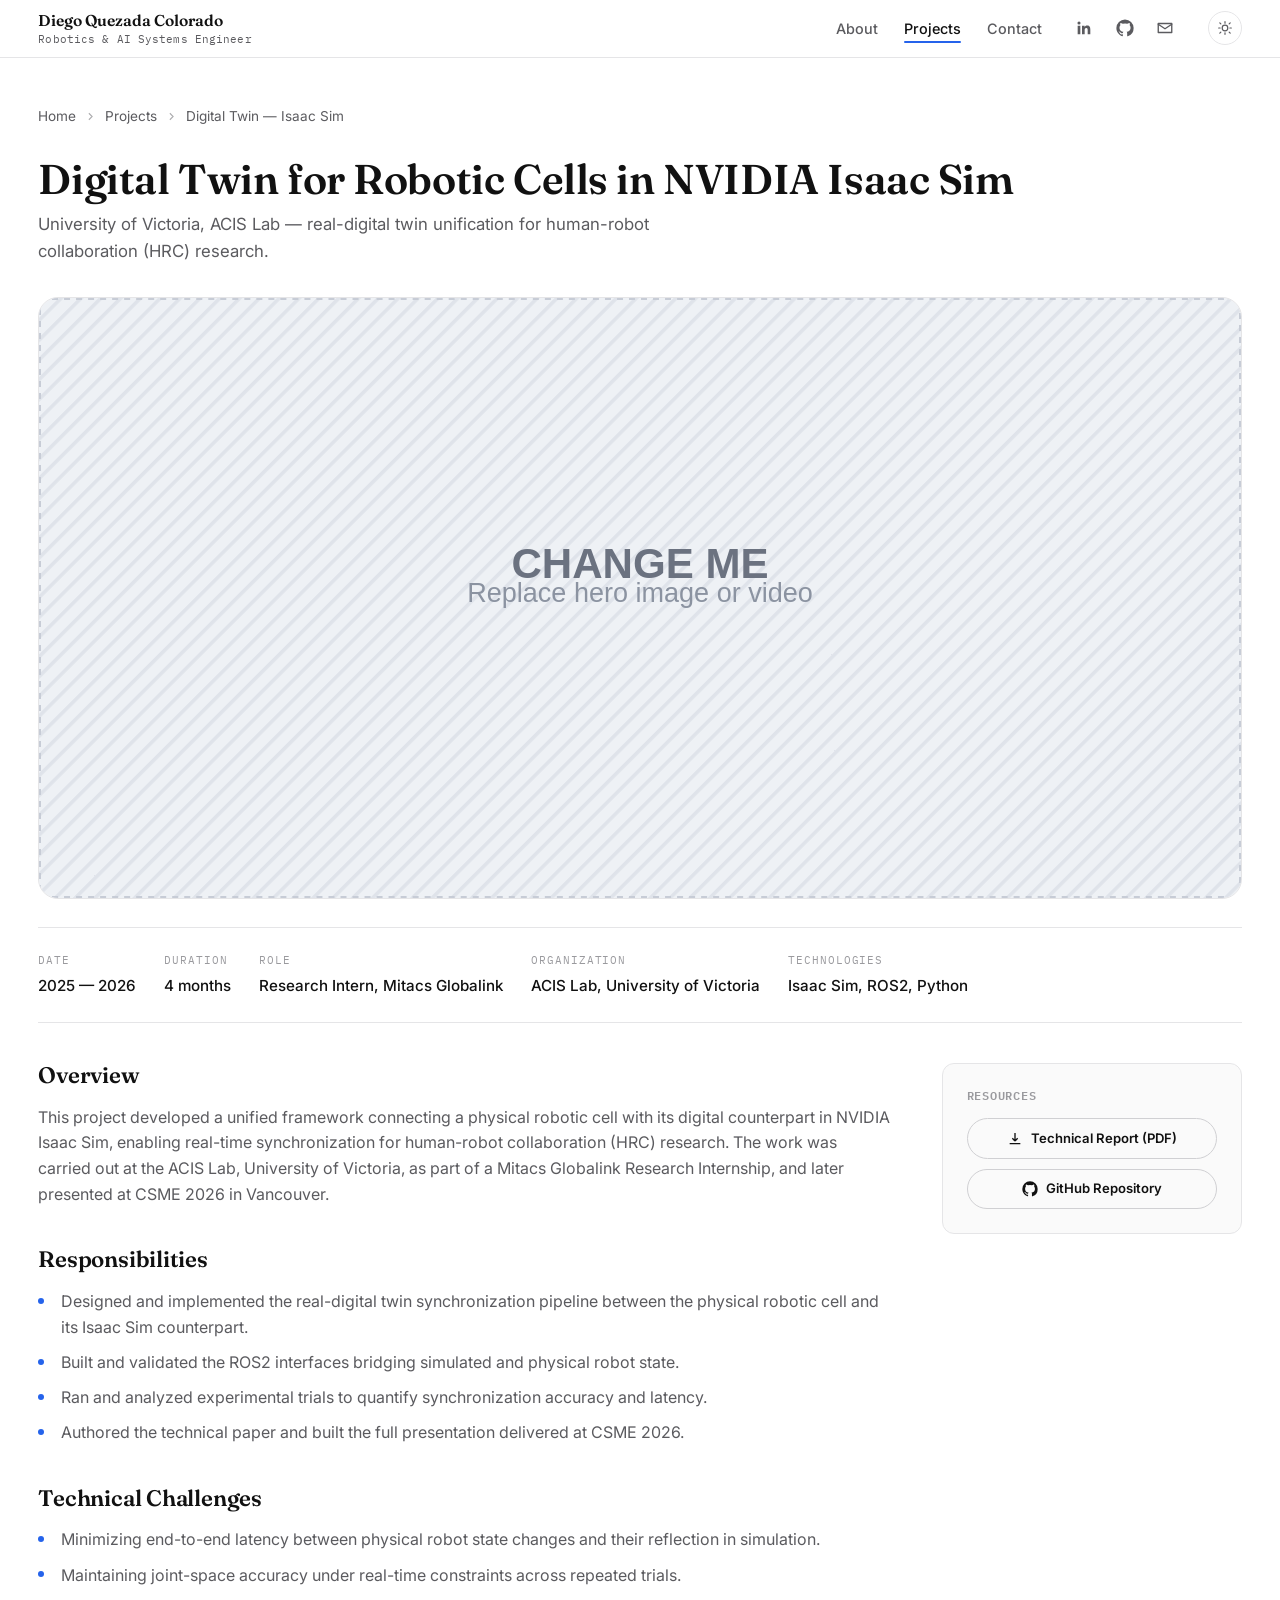
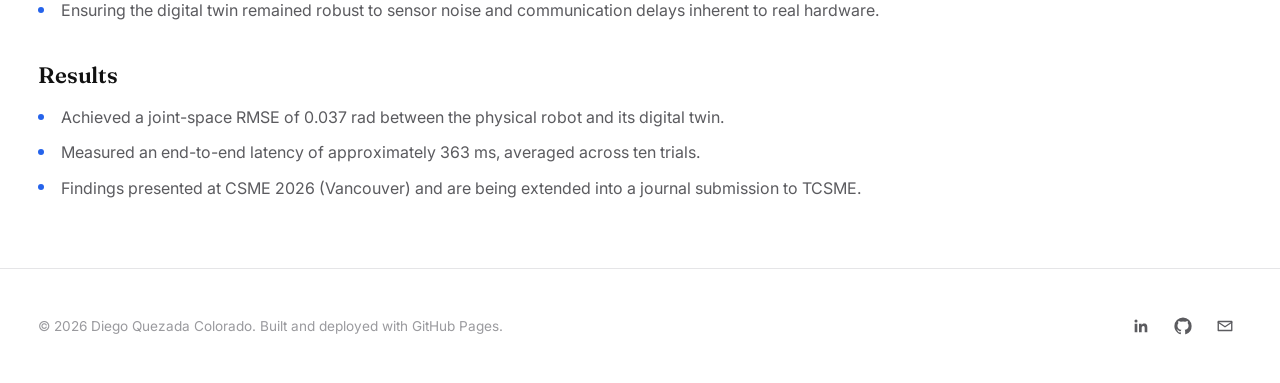
<file: projects/digital-twin-isaac-sim/index.html>
<!DOCTYPE html>
<html lang="en">
<head>
  <meta charset="UTF-8" />
  <meta name="viewport" content="width=device-width, initial-scale=1.0" />
  <meta name="color-scheme" content="light dark" />
  <title>Digital Twin for Robotic Cells in NVIDIA Isaac Sim — Diego Quezada Colorado</title>
  <meta name="description" content="Real-digital twin unification for human-robot collaboration research using NVIDIA Isaac Sim, developed at the University of Victoria ACIS Lab." />

  <script src="../../js/theme-init.js"></script>

  <link rel="preconnect" href="https://fonts.googleapis.com">
  <link rel="preconnect" href="https://fonts.gstatic.com" crossorigin>
  <link href="https://fonts.googleapis.com/css2?family=Fraunces:wght@400;500;600;700&family=Inter:wght@400;500;600;700&family=IBM+Plex+Mono:wght@400;500&display=swap" rel="stylesheet">

  <link rel="stylesheet" href="../../css/style.css" />
  <link rel="icon" href="data:," />
</head>
<body data-root-depth="2" data-page="projects">

  <div data-include="header"></div>

  <main id="main">
    <section style="padding-top: clamp(2rem, 5vw, 3rem); padding-bottom: 0;">
      <div class="container">
        <nav class="breadcrumb" aria-label="Breadcrumb">
          <a href="/index.html">Home</a>
          <svg viewBox="0 0 24 24" fill="none" stroke="currentColor" stroke-width="2"><path d="M9 6l6 6-6 6"/></svg>
          <a href="/projects.html">Projects</a>
          <svg viewBox="0 0 24 24" fill="none" stroke="currentColor" stroke-width="2"><path d="M9 6l6 6-6 6"/></svg>
          <span>Digital Twin — Isaac Sim</span>
        </nav>

        <h1 class="project-detail-title">Digital Twin for Robotic Cells in NVIDIA Isaac Sim</h1>
        <p class="project-detail-summary">University of Victoria, ACIS Lab — real-digital twin unification for human-robot collaboration (HRC) research.</p>
      </div>
    </section>

    <section style="padding-top: 2rem;">
      <div class="container">

        <div class="project-hero-media">
          <!-- REPLACE VIDEO: videos/projects/digital-twin-isaac-sim/hero.mp4 -->
          <img class="media-fallback" src="../../images/placeholders/media-16x8.svg" alt="digital-twin-isaac-sim project hero preview — replace with a demo video or photo" />
          <video muted loop playsinline data-video-src="../../videos/projects/digital-twin-isaac-sim/demo.mp4"></video>
        </div>

        <div class="project-meta-row">
          <div class="meta-item">
            <span class="meta-label">Date</span>
            <!-- EDITABLE -->
            <span class="meta-value">2025 — 2026</span>
          </div>
          <div class="meta-item">
            <span class="meta-label">Duration</span>
            <!-- EDITABLE -->
            <span class="meta-value">4 months</span>
          </div>
          <div class="meta-item">
            <span class="meta-label">Role</span>
            <span class="meta-value">Research Intern, Mitacs Globalink</span>
          </div>
          <div class="meta-item">
            <span class="meta-label">Organization</span>
            <span class="meta-value">ACIS Lab, University of Victoria</span>
          </div>
          <div class="meta-item">
            <span class="meta-label">Technologies</span>
            <span class="meta-value">Isaac Sim, ROS2, Python</span>
          </div>
        </div>

        <div class="project-detail-grid">
          <div class="project-detail-body">

            <h2>Overview</h2>
            <p>
              <!-- EDITABLE -->
              This project developed a unified framework connecting a physical robotic cell with its
              digital counterpart in NVIDIA Isaac Sim, enabling real-time synchronization for
              human-robot collaboration (HRC) research. The work was carried out at the ACIS Lab,
              University of Victoria, as part of a Mitacs Globalink Research Internship, and later
              presented at CSME 2026 in Vancouver.
            </p>

            <h2>Responsibilities</h2>
            <ul>
              <li>Designed and implemented the real-digital twin synchronization pipeline between the physical robotic cell and its Isaac Sim counterpart.</li>
              <li>Built and validated the ROS2 interfaces bridging simulated and physical robot state.</li>
              <li>Ran and analyzed experimental trials to quantify synchronization accuracy and latency.</li>
              <li>Authored the technical paper and built the full presentation delivered at CSME 2026.</li>
            </ul>

            <h2>Technical Challenges</h2>
            <ul>
              <li>Minimizing end-to-end latency between physical robot state changes and their reflection in simulation.</li>
              <li>Maintaining joint-space accuracy under real-time constraints across repeated trials.</li>
              <li>Ensuring the digital twin remained robust to sensor noise and communication delays inherent to real hardware.</li>
            </ul>

            <h2>Results</h2>
            <ul>
              <li>Achieved a joint-space RMSE of 0.037 rad between the physical robot and its digital twin.</li>
              <li>Measured an end-to-end latency of approximately 363 ms, averaged across ten trials.</li>
              <li>Findings presented at CSME 2026 (Vancouver) and are being extended into a journal submission to TCSME.</li>
            </ul>

          

          </div>

          <aside class="project-sidebar">
            <div class="sidebar-card">
              <h3>Resources</h3>
              <div class="sidebar-btn-list">
                <!-- Placeholder: upload PDF to res/ and update href -->
                <a href="../../res/Conference Paper CSME 2026.pdf" class="btn btn-outline btn-sm">
                  <svg viewBox="0 0 24 24" fill="none" stroke="currentColor" stroke-width="2"><path d="M12 3v12m0 0l-4-4m4 4l4-4M4 19h16"/></svg>
                  Technical Report (PDF)
                </a>
                <a href="https://github.com/diegoquezadaco/rc_ws" target="_blank" rel="noopener noreferrer" class="btn btn-outline btn-sm">
                  <svg viewBox="0 0 24 24" fill="currentColor"><path d="M12 .5A11.5 11.5 0 0 0 .5 12c0 5.1 3.29 9.42 7.86 10.95.57.1.78-.25.78-.55v-1.94c-3.2.7-3.88-1.54-3.88-1.54-.52-1.33-1.28-1.68-1.28-1.68-1.04-.72.08-.7.08-.7 1.15.08 1.76 1.19 1.76 1.19 1.03 1.76 2.7 1.25 3.36.96.1-.75.4-1.25.73-1.53-2.56-.29-5.25-1.28-5.25-5.7 0-1.26.45-2.29 1.19-3.1-.12-.29-.52-1.47.11-3.06 0 0 .97-.31 3.18 1.18a11.1 11.1 0 0 1 5.8 0c2.2-1.49 3.17-1.18 3.17-1.18.64 1.59.24 2.77.12 3.06.74.81 1.18 1.84 1.18 3.1 0 4.43-2.7 5.4-5.27 5.69.42.36.78 1.07.78 2.16v3.2c0 .3.2.66.79.55A11.5 11.5 0 0 0 23.5 12 11.5 11.5 0 0 0 12 .5z"/></svg>
                  GitHub Repository
                </a>
              </div>
            </div>
          </aside>
        </div>

      </div>
    </section>
  </main>

  <div data-include="footer"></div>

  <script src="../../js/main.js"></script>
</body>
</html>
</file>
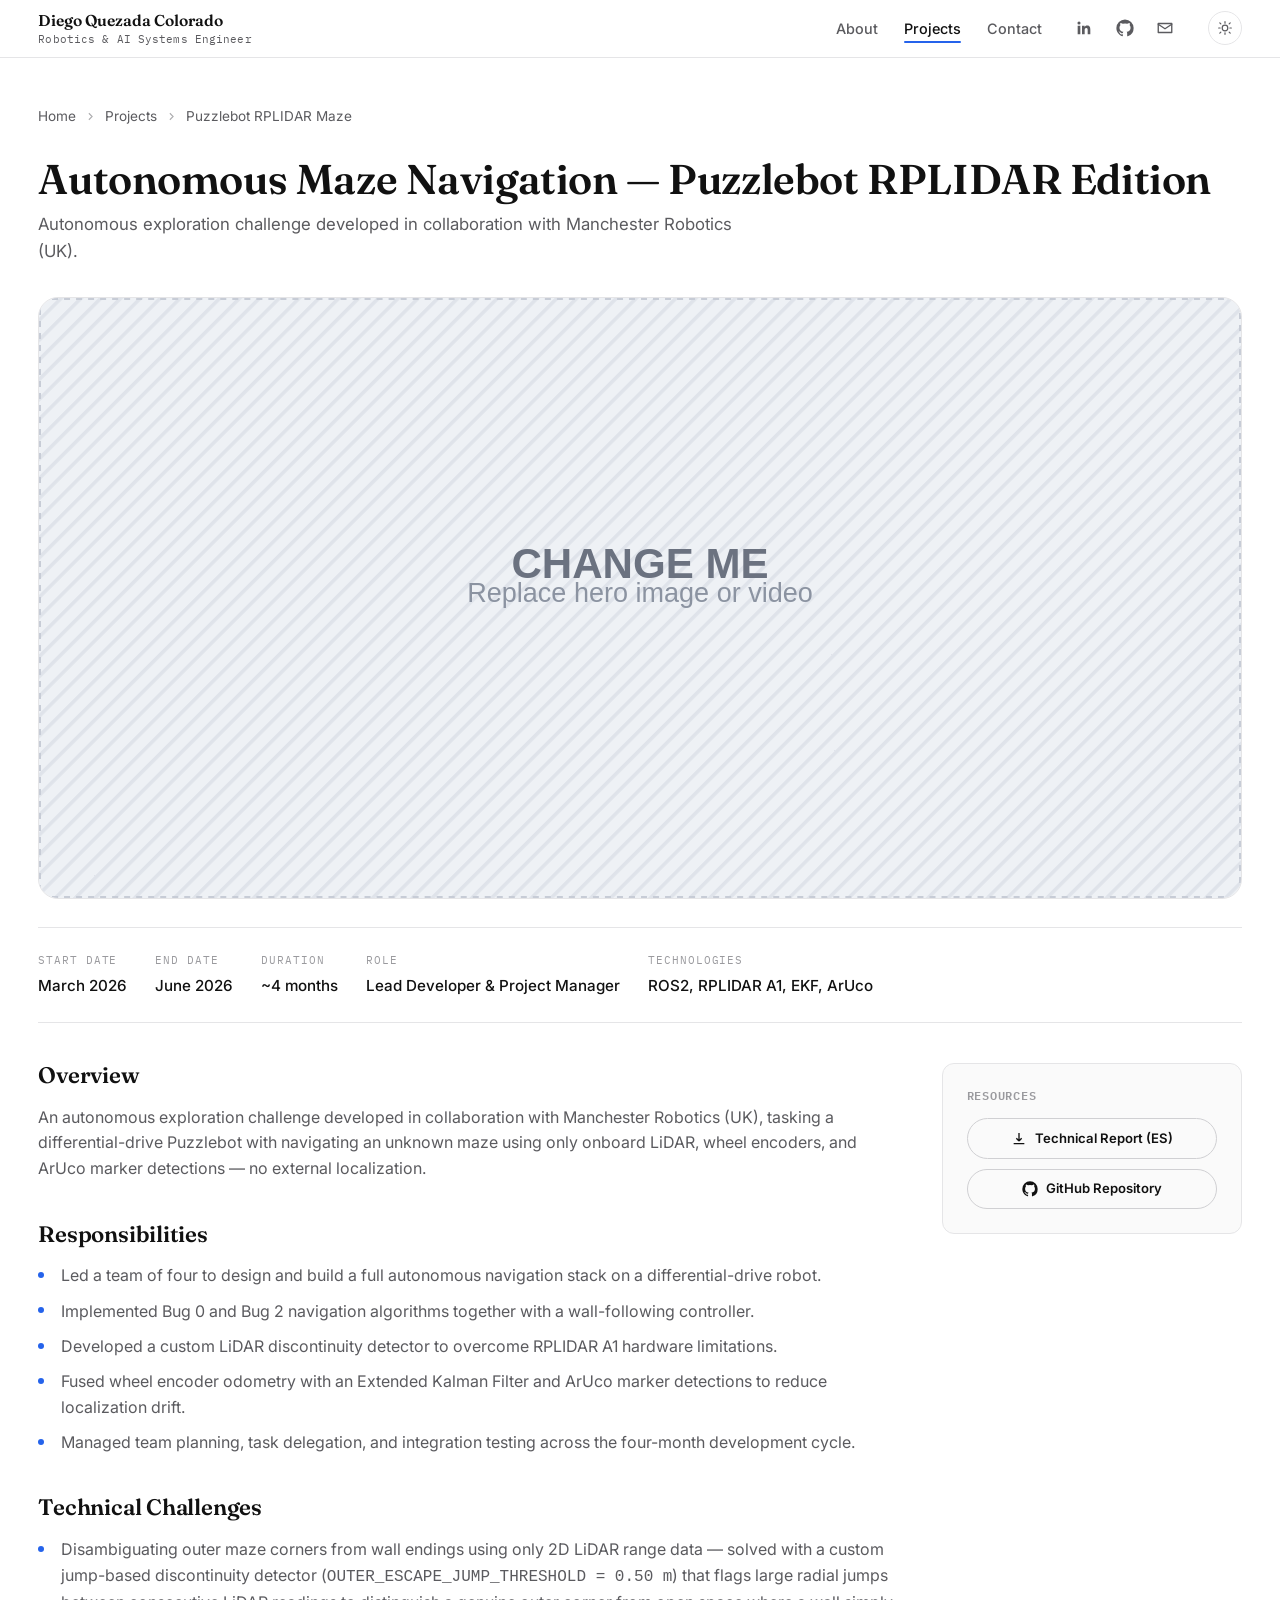
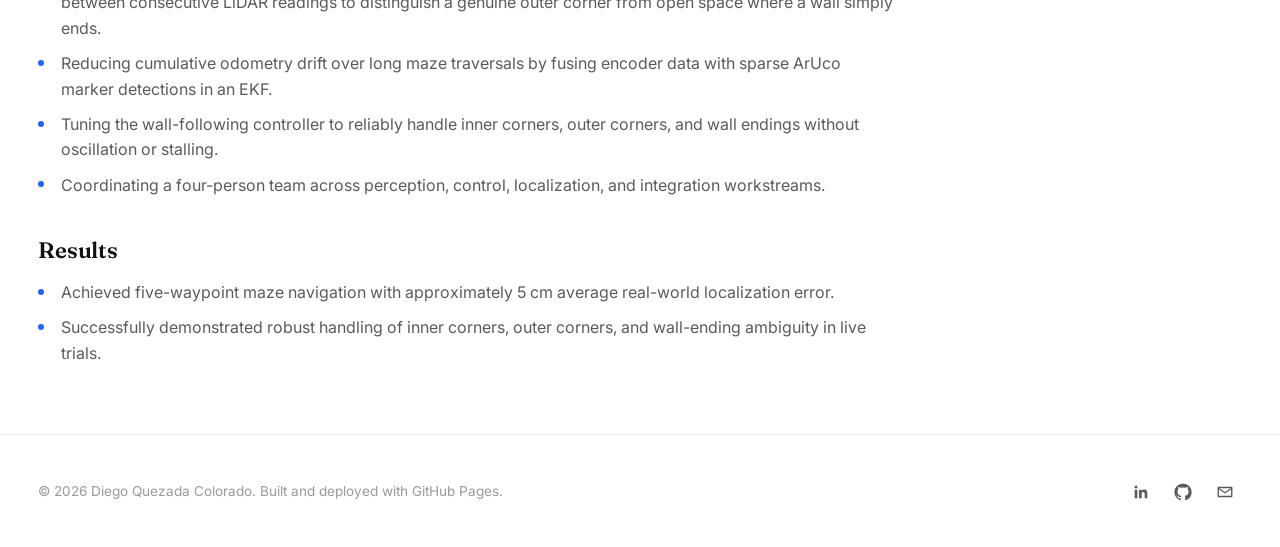
<file: projects/puzzlebot-rplidar-maze/index.html>
<!DOCTYPE html>
<html lang="en">
<head>
  <meta charset="UTF-8" />
  <meta name="viewport" content="width=device-width, initial-scale=1.0" />
  <meta name="color-scheme" content="light dark" />
  <title>Autonomous Maze Navigation — Puzzlebot RPLIDAR Edition — Diego Quezada Colorado</title>
  <meta name="description" content="Autonomous exploration and maze navigation stack for a differential-drive robot, developed in collaboration with Manchester Robotics (UK)." />

  <script src="../../js/theme-init.js"></script>

  <link rel="preconnect" href="https://fonts.googleapis.com">
  <link rel="preconnect" href="https://fonts.gstatic.com" crossorigin>
  <link href="https://fonts.googleapis.com/css2?family=Fraunces:wght@400;500;600;700&family=Inter:wght@400;500;600;700&family=IBM+Plex+Mono:wght@400;500&display=swap" rel="stylesheet">

  <link rel="stylesheet" href="../../css/style.css" />
  <link rel="icon" href="data:," />
</head>
<body data-root-depth="2" data-page="projects">

  <div data-include="header"></div>

  <main id="main">
    <section style="padding-top: clamp(2rem, 5vw, 3rem); padding-bottom: 0;">
      <div class="container">
        <nav class="breadcrumb" aria-label="Breadcrumb">
          <a href="/index.html">Home</a>
          <svg viewBox="0 0 24 24" fill="none" stroke="currentColor" stroke-width="2"><path d="M9 6l6 6-6 6"/></svg>
          <a href="/projects.html">Projects</a>
          <svg viewBox="0 0 24 24" fill="none" stroke="currentColor" stroke-width="2"><path d="M9 6l6 6-6 6"/></svg>
          <span>Puzzlebot RPLIDAR Maze</span>
        </nav>

        <h1 class="project-detail-title">Autonomous Maze Navigation — Puzzlebot RPLIDAR Edition</h1>
        <p class="project-detail-summary">Autonomous exploration challenge developed in collaboration with Manchester Robotics (UK).</p>
      </div>
    </section>

    <section style="padding-top: 2rem;">
      <div class="container">

        <div class="project-hero-media">
          <!-- REPLACE VIDEO: videos/projects/puzzlebot-rplidar-maze/hero.mp4 -->
          <img class="media-fallback" src="../../images/placeholders/media-16x8.svg" alt="puzzlebot-rplidar-maze project hero preview — replace with a demo video or photo" />
          <video muted loop playsinline data-video-src="../../videos/projects/puzzlebot-rplidar-maze/demo.mp4"></video>
        </div>

        <div class="project-meta-row">
          <div class="meta-item">
            <span class="meta-label">Start Date</span>
            <span class="meta-value">March 2026</span>
          </div>
          <div class="meta-item">
            <span class="meta-label">End Date</span>
            <span class="meta-value">June 2026</span>
          </div>
          <div class="meta-item">
            <span class="meta-label">Duration</span>
            <span class="meta-value">~4 months</span>
          </div>
          <div class="meta-item">
            <span class="meta-label">Role</span>
            <span class="meta-value">Lead Developer &amp; Project Manager</span>
          </div>
          <div class="meta-item">
            <span class="meta-label">Technologies</span>
            <span class="meta-value">ROS2, RPLIDAR A1, EKF, ArUco</span>
          </div>
        </div>

        <div class="project-detail-grid">
          <div class="project-detail-body">

            <h2>Overview</h2>
            <p>
              An autonomous exploration challenge developed in collaboration with Manchester Robotics
              (UK), tasking a differential-drive Puzzlebot with navigating an unknown maze using only
              onboard LiDAR, wheel encoders, and ArUco marker detections — no external localization.
            </p>

            <h2>Responsibilities</h2>
            <ul>
              <li>Led a team of four to design and build a full autonomous navigation stack on a differential-drive robot.</li>
              <li>Implemented Bug 0 and Bug 2 navigation algorithms together with a wall-following controller.</li>
              <li>Developed a custom LiDAR discontinuity detector to overcome RPLIDAR A1 hardware limitations.</li>
              <li>Fused wheel encoder odometry with an Extended Kalman Filter and ArUco marker detections to reduce localization drift.</li>
              <li>Managed team planning, task delegation, and integration testing across the four-month development cycle.</li>
            </ul>

            <h2>Technical Challenges</h2>
            <ul>
              <li>
                Disambiguating outer maze corners from wall endings using only 2D LiDAR range data — solved
                with a custom jump-based discontinuity detector
                (<code>OUTER_ESCAPE_JUMP_THRESHOLD = 0.50 m</code>) that flags large radial jumps between
                consecutive LiDAR readings to distinguish a genuine outer corner from open space where a
                wall simply ends.
              </li>
              <li>Reducing cumulative odometry drift over long maze traversals by fusing encoder data with sparse ArUco marker detections in an EKF.</li>
              <li>Tuning the wall-following controller to reliably handle inner corners, outer corners, and wall endings without oscillation or stalling.</li>
              <li>Coordinating a four-person team across perception, control, localization, and integration workstreams.</li>
            </ul>

            <h2>Results</h2>
            <ul>
              <li>Achieved five-waypoint maze navigation with approximately 5 cm average real-world localization error.</li>
              <li>Successfully demonstrated robust handling of inner corners, outer corners, and wall-ending ambiguity in live trials.</li>
            </ul>


          </div>

          <aside class="project-sidebar">
            <div class="sidebar-card">
              <h3>Resources</h3>
              <div class="sidebar-btn-list">
                <a href="../../res/Technical Report Autonomous Navigation (ES).pdf" class="btn btn-outline btn-sm">
                  <svg viewBox="0 0 24 24" fill="none" stroke="currentColor" stroke-width="2"><path d="M12 3v12m0 0l-4-4m4 4l4-4M4 19h16"/></svg>
                  Technical Report (ES)
                </a>
                <a href="https://github.com/EmanuelVegaGlz/puzzlebot-bremdial " target="_blank" rel="noopener noreferrer" class="btn btn-outline btn-sm">
                  <svg viewBox="0 0 24 24" fill="currentColor"><path d="M12 .5A11.5 11.5 0 0 0 .5 12c0 5.1 3.29 9.42 7.86 10.95.57.1.78-.25.78-.55v-1.94c-3.2.7-3.88-1.54-3.88-1.54-.52-1.33-1.28-1.68-1.28-1.68-1.04-.72.08-.7.08-.7 1.15.08 1.76 1.19 1.76 1.19 1.03 1.76 2.7 1.25 3.36.96.1-.75.4-1.25.73-1.53-2.56-.29-5.25-1.28-5.25-5.7 0-1.26.45-2.29 1.19-3.1-.12-.29-.52-1.47.11-3.06 0 0 .97-.31 3.18 1.18a11.1 11.1 0 0 1 5.8 0c2.2-1.49 3.17-1.18 3.17-1.18.64 1.59.24 2.77.12 3.06.74.81 1.18 1.84 1.18 3.1 0 4.43-2.7 5.4-5.27 5.69.42.36.78 1.07.78 2.16v3.2c0 .3.2.66.79.55A11.5 11.5 0 0 0 23.5 12 11.5 11.5 0 0 0 12 .5z"/></svg>
                  GitHub Repository
                </a>
              </div>
            </div>
          </aside>
        </div>

      </div>
    </section>
  </main>

  <div data-include="footer"></div>

  <script src="../../js/main.js"></script>
</body>
</html>
</file>
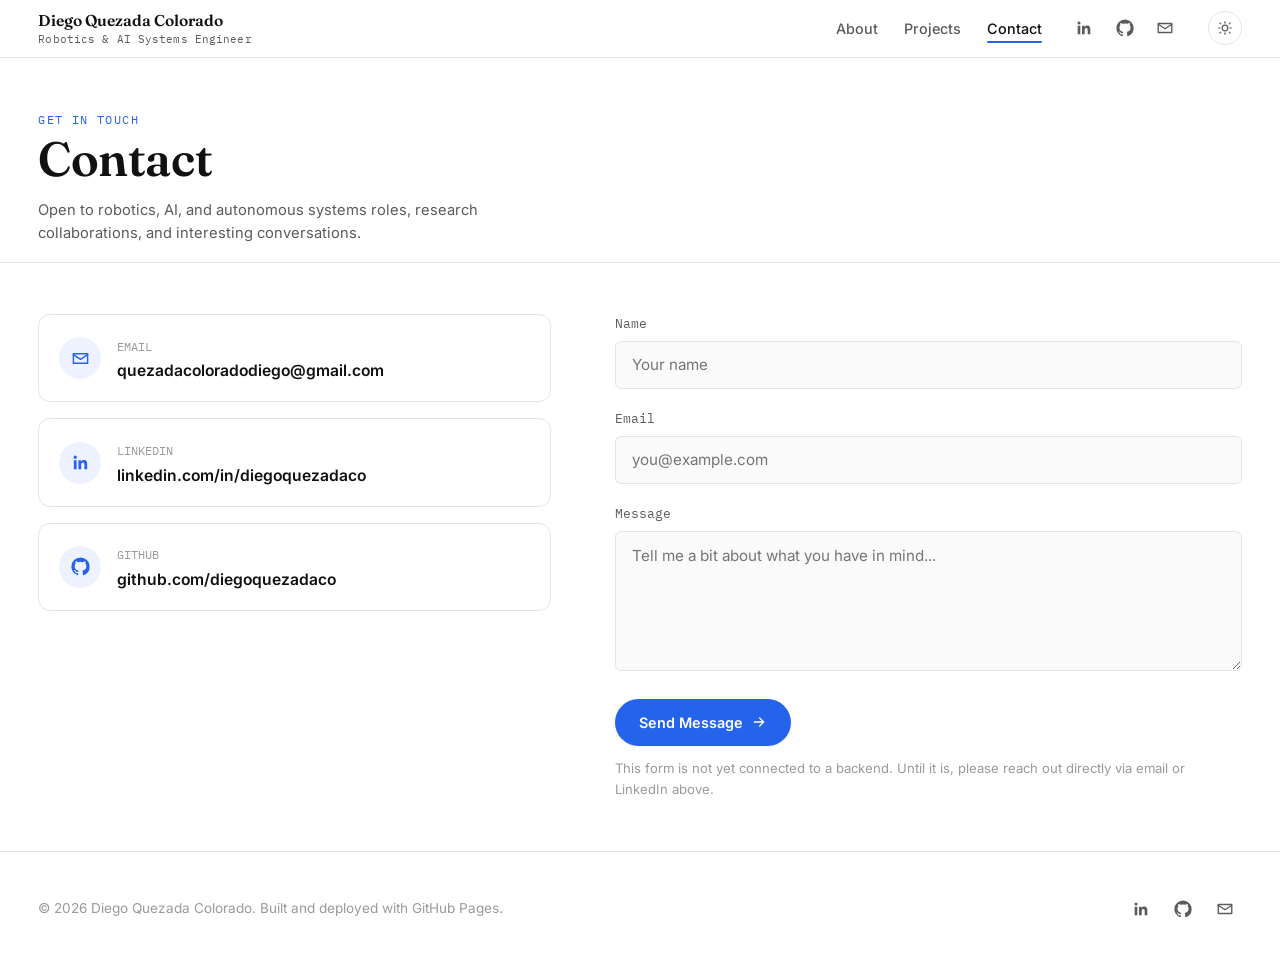
<file: contact.html>
<!DOCTYPE html>
<html lang="en">
<head>
  <meta charset="UTF-8" />
  <meta name="viewport" content="width=device-width, initial-scale=1.0" />
  <meta name="color-scheme" content="light dark" />
  <title>Contact — Diego Quezada Colorado</title>
  <meta name="description" content="Get in touch with Diego Quezada Colorado — Robotics and AI Systems Engineer." />

  <script src="js/theme-init.js"></script>

  <link rel="preconnect" href="https://fonts.googleapis.com">
  <link rel="preconnect" href="https://fonts.gstatic.com" crossorigin>
  <link href="https://fonts.googleapis.com/css2?family=Fraunces:wght@400;500;600;700&family=Inter:wght@400;500;600;700&family=IBM+Plex+Mono:wght@400;500&display=swap" rel="stylesheet">

  <link rel="stylesheet" href="css/style.css" />
  <link rel="icon" href="data:," />
</head>
<body data-root-depth="0" data-page="contact">

  <div data-include="header"></div>

  <main id="main">
    <section class="hero" style="padding-bottom: 1rem;">
      <div class="container">
        <span class="hero-eyebrow">Get in touch</span>
        <h1 class="section-title" style="font-size: clamp(2rem, 5vw, 3rem); margin-bottom: 0.75rem;">Contact</h1>
        <p class="section-sub" style="max-width: 60ch;">Open to robotics, AI, and autonomous systems roles, research collaborations, and interesting conversations.</p>
      </div>
    </section>

    <section class="section-border-top">
      <div class="container contact-grid">

        <div class="contact-links reveal">
          <a href="mailto:quezadacoloradodiego@gmail.com" class="contact-link-card">
            <span class="contact-link-icon">
              <svg viewBox="0 0 24 24" fill="none" stroke="currentColor" stroke-width="1.8" stroke-linecap="round" stroke-linejoin="round"><path d="M3 6h18v12H3z"/><path d="M3 7l9 6 9-6"/></svg>
            </span>
            <span>
              <span class="contact-link-label">EMAIL</span><br />
              <span class="contact-link-value">quezadacoloradodiego@gmail.com</span>
            </span>
          </a>

          <a href="https://www.linkedin.com/in/diegoquezadaco/" target="_blank" rel="noopener noreferrer" class="contact-link-card">
            <span class="contact-link-icon">
              <svg viewBox="0 0 24 24" fill="currentColor"><path d="M20.45 20.45h-3.55v-5.57c0-1.33-.02-3.03-1.85-3.03-1.86 0-2.15 1.45-2.15 2.94v5.66H9.35V9h3.41v1.56h.05c.47-.9 1.63-1.85 3.36-1.85 3.59 0 4.25 2.37 4.25 5.45v6.29zM5.34 7.43a2.06 2.06 0 1 1 0-4.12 2.06 2.06 0 0 1 0 4.12zM7.12 20.45H3.56V9h3.56v11.45z"/></svg>
            </span>
            <span>
              <span class="contact-link-label">LINKEDIN</span><br />
              <span class="contact-link-value">linkedin.com/in/diegoquezadaco</span>
            </span>
          </a>

          <a href="https://github.com/diegoquezadaco" target="_blank" rel="noopener noreferrer" class="contact-link-card">
            <span class="contact-link-icon">
              <svg viewBox="0 0 24 24" fill="currentColor"><path d="M12 .5A11.5 11.5 0 0 0 .5 12c0 5.1 3.29 9.42 7.86 10.95.57.1.78-.25.78-.55v-1.94c-3.2.7-3.88-1.54-3.88-1.54-.52-1.33-1.28-1.68-1.28-1.68-1.04-.72.08-.7.08-.7 1.15.08 1.76 1.19 1.76 1.19 1.03 1.76 2.7 1.25 3.36.96.1-.75.4-1.25.73-1.53-2.56-.29-5.25-1.28-5.25-5.7 0-1.26.45-2.29 1.19-3.1-.12-.29-.52-1.47.11-3.06 0 0 .97-.31 3.18 1.18a11.1 11.1 0 0 1 5.8 0c2.2-1.49 3.17-1.18 3.17-1.18.64 1.59.24 2.77.12 3.06.74.81 1.18 1.84 1.18 3.1 0 4.43-2.7 5.4-5.27 5.69.42.36.78 1.07.78 2.16v3.2c0 .3.2.66.79.55A11.5 11.5 0 0 0 23.5 12 11.5 11.5 0 0 0 12 .5z"/></svg>
            </span>
            <span>
              <span class="contact-link-label">GITHUB</span><br />
              <span class="contact-link-value">github.com/diegoquezadaco</span>
            </span>
          </a>
        </div>

        <div class="reveal">
          <!-- Optional contact form. This is static HTML only — wire it up to
               Formspree, Netlify Forms, or similar if you want it to actually
               send messages, since GitHub Pages cannot run server code. -->
          <form class="contact-form" action="#" method="POST">
            <div class="form-field">
              <label for="name">Name</label>
              <input type="text" id="name" name="name" placeholder="Your name" required />
            </div>
            <div class="form-field">
              <label for="email">Email</label>
              <input type="email" id="email" name="email" placeholder="you@example.com" required />
            </div>
            <div class="form-field">
              <label for="message">Message</label>
              <textarea id="message" name="message" placeholder="Tell me a bit about what you have in mind..." required></textarea>
            </div>
            <button type="submit" class="btn btn-primary">
              Send Message
              <svg viewBox="0 0 24 24" fill="none" stroke="currentColor" stroke-width="2" stroke-linecap="round" stroke-linejoin="round"><path d="M5 12h14M13 6l6 6-6 6"/></svg>
            </button>
            <p class="form-note">This form is not yet connected to a backend. Until it is, please reach out directly via email or LinkedIn above.</p>
          </form>
        </div>

      </div>
    </section>
  </main>

  <div data-include="footer"></div>

  <script src="js/main.js"></script>
</body>
</html>
</file>
<file: css/style.css>
/* ==========================================================================
   Diego Quezada Colorado — Portfolio
   Editorial, minimal, black/white with blue accent. Light/Dark theme.
   ========================================================================== */

/* -------------------------------- Tokens -------------------------------- */
:root {
  color-scheme: light;
}

[data-theme="dark"] {
  color-scheme: dark;
}

:root {
  /* Light theme (default) */
  --color-bg: #ffffff;
  --color-bg-elevated: #fafafa;
  --color-bg-subtle: #f4f4f5;
  --color-text: #111111;
  --color-text-muted: #5b5b5f;
  --color-text-faint: #9a9a9e;
  --color-border: #e5e5e7;
  --color-border-strong: #d0d0d3;
  --color-accent: #2563eb;
  --color-accent-hover: #1d4ed8;
  --color-accent-soft: #eef2ff;

  --font-display: "Fraunces", "Georgia", serif;
  --font-body: "Inter", -apple-system, BlinkMacSystemFont, "Segoe UI", sans-serif;
  --font-mono: "IBM Plex Mono", ui-monospace, SFMono-Regular, Menlo, monospace;

  --maxw: 1360px;
  --pad: clamp(1.25rem, 3vw, 2.5rem);

  --radius-sm: 6px;
  --radius-md: 12px;
  --radius-lg: 20px;

  --shadow-sm: 0 1px 2px rgba(0,0,0,0.04), 0 1px 1px rgba(0,0,0,0.03);
  --shadow-md: 0 8px 24px rgba(0,0,0,0.06), 0 2px 8px rgba(0,0,0,0.04);
  --shadow-lg: 0 24px 48px rgba(0,0,0,0.10), 0 8px 16px rgba(0,0,0,0.05);

  --ease: cubic-bezier(0.22, 1, 0.36, 1);
  --dur-fast: 150ms;
  --dur-med: 320ms;
  --dur-slow: 600ms;
}

[data-theme="dark"] {
  --color-bg: #0c0c0d;
  --color-bg-elevated: #131315;
  --color-bg-subtle: #17181a;
  --color-text: #f2f2f3;
  --color-text-muted: #a3a3a8;
  --color-text-faint: #6b6b70;
  --color-border: #232326;
  --color-border-strong: #313134;
  --color-accent: #5b8def;
  --color-accent-hover: #7ba3f5;
  --color-accent-soft: #14203a;

  --shadow-sm: 0 1px 2px rgba(0,0,0,0.3);
  --shadow-md: 0 8px 24px rgba(0,0,0,0.4);
  --shadow-lg: 0 24px 48px rgba(0,0,0,0.5);
}

/* -------------------------------- Reset ---------------------------------- */
*, *::before, *::after { box-sizing: border-box; }
* { margin: 0; padding: 0; }

html {
  scroll-behavior: smooth;
  -webkit-text-size-adjust: 100%;
}

@media (prefers-reduced-motion: reduce) {
  html { scroll-behavior: auto; }
  *, *::before, *::after {
    animation-duration: 0.01ms !important;
    animation-iteration-count: 1 !important;
    transition-duration: 0.01ms !important;
    scroll-behavior: auto !important;
  }
}

body {
  background: var(--color-bg);
  color: var(--color-text);
  font-family: var(--font-body);
  font-size: 16px;
  line-height: 1.6;
  -webkit-font-smoothing: antialiased;
  -moz-osx-font-smoothing: grayscale;
  transition: background-color var(--dur-med) var(--ease), color var(--dur-med) var(--ease);
  overflow-x: hidden;
}

img, video { max-width: 100%; display: block; }

a { color: inherit; text-decoration: none; }

ul, ol { list-style: none; }

button { font: inherit; cursor: pointer; background: none; border: none; color: inherit; }

h1, h2, h3, h4 {
  font-family: var(--font-display);
  font-weight: 600;
  line-height: 1.15;
  letter-spacing: -0.01em;
}

/* -------------------------------- Layout --------------------------------- */
.container {
  max-width: var(--maxw);
  margin: 0 auto;
  padding-left: var(--pad);
  padding-right: var(--pad);
}

section {
  padding: clamp(2.25rem, 4vw, 3.5rem) 0;
}

.section-border-top {
  border-top: 1px solid var(--color-border);
}

.section-head {
  display: flex;
  align-items: baseline;
  justify-content: space-between;
  gap: 1.5rem;
  margin-bottom: clamp(1.25rem, 3vw, 1.85rem);
  flex-wrap: wrap;
}

.section-eyebrow {
  display: block;
  font-family: var(--font-mono);
  font-size: 0.7rem;
  letter-spacing: 0.12em;
  text-transform: uppercase;
  color: var(--color-accent);
  margin-bottom: 0.4rem;
}

.section-title {
  font-size: clamp(1.3rem, 2.2vw, 1.7rem);
}

.section-sub {
  color: var(--color-text-muted);
  font-size: 0.92rem;
  max-width: 46ch;
}

/* -------------------------------- Nav ------------------------------------ */
.site-header {
  position: sticky;
  top: 0;
  z-index: 100;
  background: color-mix(in srgb, var(--color-bg) 88%, transparent);
  backdrop-filter: blur(10px) saturate(140%);
  -webkit-backdrop-filter: blur(10px) saturate(140%);
  border-bottom: 1px solid var(--color-border);
  transition: background-color var(--dur-med) var(--ease), border-color var(--dur-med) var(--ease);
}

.nav {
  display: flex;
  align-items: center;
  justify-content: space-between;
  gap: 1.5rem;
  padding-top: 0.7rem;
  padding-bottom: 0.7rem;
}

.nav-brand {
  display: flex;
  flex-direction: column;
  line-height: 1.3;
}

.nav-name {
  font-family: var(--font-display);
  font-weight: 600;
  font-size: 0.98rem;
  color: var(--color-text);
}

.nav-title {
  font-size: 0.68rem;
  color: var(--color-text-muted);
  font-family: var(--font-mono);
  letter-spacing: 0.01em;
}

.nav-right {
  display: flex;
  align-items: center;
  gap: clamp(0.75rem, 2vw, 2rem);
}

.nav-links {
  display: flex;
  align-items: center;
  gap: clamp(1rem, 2vw, 1.75rem);
}

.nav-links a {
  font-size: 0.9rem;
  font-weight: 500;
  color: var(--color-text-muted);
  position: relative;
  padding: 0.25rem 0;
  transition: color var(--dur-fast) var(--ease);
}

.nav-links a:hover,
.nav-links a.active {
  color: var(--color-text);
}

.nav-links a.active::after {
  content: "";
  position: absolute;
  left: 0; right: 0; bottom: -2px;
  height: 2px;
  background: var(--color-accent);
  border-radius: 2px;
}

.nav-icons {
  display: flex;
  align-items: center;
  gap: 0.4rem;
}

.icon-btn {
  display: inline-flex;
  align-items: center;
  justify-content: center;
  width: 34px;
  height: 34px;
  border-radius: 50%;
  color: var(--color-text-muted);
  transition: color var(--dur-fast) var(--ease), background-color var(--dur-fast) var(--ease), transform var(--dur-fast) var(--ease);
}

.icon-btn:hover {
  color: var(--color-accent);
  background: var(--color-accent-soft);
  transform: translateY(-1px);
}

.icon-btn svg { width: 18px; height: 18px; }

.theme-toggle {
  display: inline-flex;
  align-items: center;
  justify-content: center;
  width: 34px;
  height: 34px;
  border-radius: 50%;
  border: 1px solid var(--color-border);
  color: var(--color-text-muted);
  transition: color var(--dur-fast) var(--ease), border-color var(--dur-fast) var(--ease), transform var(--dur-fast) var(--ease);
}

.theme-toggle:hover {
  color: var(--color-accent);
  border-color: var(--color-accent);
  transform: rotate(15deg);
}

.theme-toggle svg { width: 16px; height: 16px; }
.theme-toggle .icon-moon { display: none; }
[data-theme="dark"] .theme-toggle .icon-sun { display: none; }
[data-theme="dark"] .theme-toggle .icon-moon { display: block; }

.nav-toggle {
  display: none;
  width: 34px; height: 34px;
  align-items: center; justify-content: center;
}
.nav-toggle svg { width: 22px; height: 22px; }

/* -------------------------------- Buttons --------------------------------- */
.btn {
  display: inline-flex;
  align-items: center;
  gap: 0.5rem;
  padding: 0.75rem 1.5rem;
  border-radius: 999px;
  font-size: 0.9rem;
  font-weight: 600;
  transition: transform var(--dur-fast) var(--ease), background-color var(--dur-fast) var(--ease), color var(--dur-fast) var(--ease), border-color var(--dur-fast) var(--ease), box-shadow var(--dur-fast) var(--ease);
  white-space: nowrap;
}

.btn:active { transform: scale(0.97); }

.btn-primary {
  background: var(--color-accent);
  color: #ffffff;
  box-shadow: var(--shadow-sm);
}
.btn-primary:hover {
  background: var(--color-accent-hover);
  box-shadow: var(--shadow-md);
  transform: translateY(-2px);
}

.btn-outline {
  border: 1.5px solid var(--color-border-strong);
  color: var(--color-text);
}
.btn-outline:hover {
  border-color: var(--color-accent);
  color: var(--color-accent);
  transform: translateY(-2px);
}

.btn-ghost {
  color: var(--color-text-muted);
  padding: 0.75rem 1rem;
}
.btn-ghost:hover { color: var(--color-accent); }

.btn-sm { padding: 0.55rem 1.1rem; font-size: 0.82rem; }

.btn svg { width: 16px; height: 16px; }

/* -------------------------------- Hero ------------------------------------ */
.hero {
  padding-top: clamp(2rem, 4vw, 3rem);
  padding-bottom: clamp(1.5rem, 3vw, 2.25rem);
}

.hero-grid {
  display: grid;
  grid-template-columns: 1.6fr 0.4fr;
  gap: clamp(1.5rem, 4vw, 3rem);
  align-items: center;
}

.hero-eyebrow {
  font-family: var(--font-mono);
  font-size: 0.72rem;
  letter-spacing: 0.12em;
  text-transform: uppercase;
  color: var(--color-accent);
  margin-bottom: 0.75rem;
  opacity: 0;
  animation: fade-up var(--dur-slow) var(--ease) forwards;
}

.hero-name {
  font-size: clamp(1.9rem, 3.6vw, 2.75rem);
  font-weight: 600;
  letter-spacing: -0.02em;
  margin-bottom: 0.5rem;
  opacity: 0;
  animation: fade-up var(--dur-slow) var(--ease) 80ms forwards;
}

.hero-title {
  font-size: clamp(0.92rem, 1.4vw, 1.05rem);
  color: var(--color-text-muted);
  font-weight: 500;
  margin-bottom: 0.85rem;
  opacity: 0;
  animation: fade-up var(--dur-slow) var(--ease) 160ms forwards;
}

.hero-intro {
  max-width: 68ch;
  color: var(--color-text-muted);
  font-size: 0.95rem;
  margin-bottom: 1.5rem;
  opacity: 0;
  animation: fade-up var(--dur-slow) var(--ease) 240ms forwards;
}

.hero-ctas {
  display: flex;
  gap: 0.75rem;
  flex-wrap: wrap;
  opacity: 0;
  animation: fade-up var(--dur-slow) var(--ease) 320ms forwards;
}

.hero-photo-wrap {
  opacity: 0;
  animation: fade-up var(--dur-slow) var(--ease) 200ms forwards;
}

.hero-photo {
  width: 100%;
  max-width: 280px;
  margin-left: auto;
  aspect-ratio: 1 / 1.05;
  border-radius: var(--radius-md);
  background: var(--color-bg-subtle);
  border: 1px solid var(--color-border);
  display: flex;
  align-items: center;
  justify-content: center;
  overflow: hidden;
  box-shadow: var(--shadow-sm);
}

.hero-photo img {
  width: 100%; height: 100%; object-fit: cover;
}

.hero-photo-placeholder {
  display: flex;
  flex-direction: column;
  align-items: center;
  gap: 0.4rem;
  color: var(--color-text-faint);
  text-align: center;
  padding: 1rem;
}
.hero-photo-placeholder svg { width: 30px; height: 30px; }
.hero-photo-placeholder span {
  font-family: var(--font-mono);
  font-size: 0.62rem;
  letter-spacing: 0.02em;
}

@keyframes fade-up {
  from { opacity: 0; transform: translateY(14px); }
  to { opacity: 1; transform: translateY(0); }
}

/* -------------------------------- About ----------------------------------- */
.about-grid {
  display: grid;
  grid-template-columns: 0.75fr 1.6fr;
  gap: clamp(1.5rem, 4vw, 3rem);
}

.about-body p { margin-bottom: 0.85rem; color: var(--color-text-muted); font-size: 0.92rem; }
.about-body p:last-child { margin-bottom: 0; }
.about-body strong { color: var(--color-text); font-weight: 600; }

.about-stats {
  display: flex;
  flex-direction: column;
  gap: 1rem;
}

.stat-block {
  padding-bottom: 0.85rem;
  border-bottom: 1px solid var(--color-border);
}
.stat-block:last-child { border-bottom: none; padding-bottom: 0; }

.stat-num {
  font-family: var(--font-display);
  font-size: 1.5rem;
  color: var(--color-accent);
  display: block;
  margin-bottom: 0.1rem;
}

.stat-label {
  font-size: 0.78rem;
  color: var(--color-text-muted);
}

/* -------------------------------- Reveal on scroll ------------------------- */
.reveal {
  opacity: 0;
  transform: translateY(24px);
  transition: opacity 700ms var(--ease), transform 700ms var(--ease);
}
.reveal.is-visible {
  opacity: 1;
  transform: translateY(0);
}

/* -------------------------------- Project cards ---------------------------- */
.project-grid {
  display: grid;
  grid-template-columns: repeat(3, 1fr);
  gap: 1.25rem;
}

.project-card {
  border: 1px solid var(--color-border);
  border-radius: var(--radius-md);
  overflow: hidden;
  background: var(--color-bg-elevated);
  display: flex;
  flex-direction: column;
  transition: transform var(--dur-med) var(--ease), box-shadow var(--dur-med) var(--ease), border-color var(--dur-med) var(--ease);
}

.project-card:hover {
  transform: translateY(-3px);
  box-shadow: var(--shadow-md);
  border-color: var(--color-border-strong);
}

/* Media box: the fallback <img> (data-fallback) is always in the DOM as the
   base layer. Video only becomes visible (via JS adding .has-video) once its
   source has been confirmed to actually load — this guarantees there is
   never a broken/black box, only ever a clean placeholder or real footage. */
.project-media {
  position: relative;
  width: 100%;
  aspect-ratio: 16 / 10;
  background: var(--color-bg-subtle);
  overflow: hidden;
}

.project-media img.media-fallback {
  position: absolute; inset: 0;
  width: 100%; height: 100%;
  object-fit: cover;
  display: block;
}

.project-media video {
  position: absolute; inset: 0;
  width: 100%; height: 100%;
  object-fit: cover;
  opacity: 0;
  transition: opacity var(--dur-med) var(--ease);
}

.project-media.has-video video { opacity: 1; }
.project-media.has-video img.media-fallback { opacity: 0; }

img.is-placeholder {
  object-fit: contain;
  padding: 10%;
  background: var(--color-bg-subtle);
}

.project-card-body {
  padding: 1.1rem;
  display: flex;
  flex-direction: column;
  gap: 0.55rem;
  flex: 1;
}

.project-card-title {
  font-size: 0.98rem;
  font-weight: 600;
  line-height: 1.3;
}

.project-card-desc {
  font-size: 0.82rem;
  color: var(--color-text-muted);
  flex: 1;
}

.tag-row {
  display: flex;
  flex-wrap: wrap;
  gap: 0.35rem;
}

.tag {
  font-family: var(--font-mono);
  font-size: 0.62rem;
  letter-spacing: 0.01em;
  padding: 0.22rem 0.5rem;
  border-radius: 999px;
  background: var(--color-bg-subtle);
  color: var(--color-text-muted);
  border: 1px solid var(--color-border);
}

.project-card-link {
  display: inline-flex;
  align-items: center;
  gap: 0.35rem;
  font-size: 0.8rem;
  font-weight: 600;
  color: var(--color-accent);
  margin-top: 0.15rem;
}
.project-card-link svg {
  width: 13px; height: 13px;
  transition: transform var(--dur-fast) var(--ease);
}
.project-card-link:hover svg { transform: translateX(3px); }

/* -------------------------------- Timeline --------------------------------- */
.timeline {
  position: relative;
  padding-left: 2rem;
}

.timeline::before {
  content: "";
  position: absolute;
  left: 6px; top: 6px; bottom: 6px;
  width: 1.5px;
  background: var(--color-border);
}

.timeline-item {
  position: relative;
  padding-bottom: 1.5rem;
}
.timeline-item:last-child { padding-bottom: 0; }

.timeline-dot {
  position: absolute;
  left: -2rem;
  top: 0.35rem;
  width: 13px; height: 13px;
  border-radius: 50%;
  background: var(--color-bg);
  border: 2px solid var(--color-accent);
}

.timeline-card {
  display: flex;
  gap: 1.25rem;
  align-items: flex-start;
}

.timeline-logo {
  flex-shrink: 0;
  width: 52px; height: 52px;
  border-radius: var(--radius-sm);
  border: 1px solid var(--color-border);
  background: var(--color-bg-subtle);
  display: flex;
  align-items: center;
  justify-content: center;
  overflow: hidden;
}
.timeline-logo img { width: 100%; height: 100%; object-fit: contain; padding: 6px; }
.timeline-logo svg { width: 22px; height: 22px; color: var(--color-text-faint); }

.timeline-content { flex: 1; }

.timeline-dates {
  font-family: var(--font-mono);
  font-size: 0.74rem;
  color: var(--color-accent);
  letter-spacing: 0.02em;
  margin-bottom: 0.2rem;
  display: block;
}

.timeline-role {
  font-size: 1.05rem;
  font-weight: 600;
  margin-bottom: 0.15rem;
}

.timeline-org {
  font-size: 0.92rem;
  color: var(--color-text-muted);
  margin-bottom: 0.6rem;
}

.timeline-desc {
  color: var(--color-text-muted);
  font-size: 0.92rem;
  max-width: 62ch;
}

/* -------------------------------- Cards grid (certs / conf) ---------------- */
.card-grid {
  display: grid;
  grid-template-columns: repeat(auto-fit, minmax(280px, 1fr));
  gap: 1.25rem;
}

.info-card {
  border: 1px solid var(--color-border);
  border-radius: var(--radius-md);
  padding: 1.1rem;
  background: var(--color-bg-elevated);
  transition: transform var(--dur-med) var(--ease), box-shadow var(--dur-med) var(--ease);
}
.info-card:hover {
  transform: translateY(-3px);
  box-shadow: var(--shadow-md);
}

.info-card-icon {
  width: 38px; height: 38px;
  border-radius: 50%;
  background: var(--color-accent-soft);
  color: var(--color-accent);
  display: flex; align-items: center; justify-content: center;
  margin-bottom: 1rem;
}
.info-card-icon svg { width: 18px; height: 18px; }

.info-card-title { font-size: 1rem; font-weight: 600; margin-bottom: 0.3rem; }
.info-card-org { font-size: 0.88rem; color: var(--color-text-muted); margin-bottom: 0.15rem; }
.info-card-date { font-family: var(--font-mono); font-size: 0.74rem; color: var(--color-text-faint); }

.info-card-desc {
  font-size: 0.88rem;
  color: var(--color-text-muted);
  margin-top: 0.75rem;
}

.info-card-links {
  display: flex;
  gap: 0.5rem;
  margin-top: 1rem;
  flex-wrap: wrap;
}

/* -------------------------------- Skills ------------------------------------ */
.skills-grid {
  display: grid;
  grid-template-columns: repeat(3, 1fr);
  gap: 2rem;
}

.skills-col h3 {
  font-size: 0.95rem;
  text-transform: uppercase;
  letter-spacing: 0.06em;
  color: var(--color-text-faint);
  font-family: var(--font-mono);
  font-weight: 500;
  margin-bottom: 1.1rem;
}

.pill-row {
  display: flex;
  flex-wrap: wrap;
  gap: 0.5rem;
}

.pill {
  font-size: 0.85rem;
  padding: 0.45rem 0.9rem;
  border-radius: 999px;
  border: 1px solid var(--color-border);
  color: var(--color-text);
  background: var(--color-bg-elevated);
  transition: border-color var(--dur-fast) var(--ease), color var(--dur-fast) var(--ease);
}
.pill:hover { border-color: var(--color-accent); color: var(--color-accent); }

.skill-line-list { display: flex; flex-direction: column; gap: 0.85rem; }
.skill-line { display: flex; align-items: center; justify-content: space-between; gap: 1rem; }
.skill-line span:first-child { font-size: 0.92rem; }
.skill-line span:last-child { font-size: 0.78rem; color: var(--color-text-faint); font-family: var(--font-mono); }

/* -------------------------------- Footer ------------------------------------ */
.site-footer {
  border-top: 1px solid var(--color-border);
  padding: 2.5rem 0;
}

.footer-row {
  display: flex;
  align-items: center;
  justify-content: space-between;
  flex-wrap: wrap;
  gap: 1rem;
}

.footer-copy { font-size: 0.85rem; color: var(--color-text-faint); }

.footer-icons { display: flex; gap: 0.5rem; }

/* -------------------------------- Contact page ------------------------------ */
.contact-grid {
  display: grid;
  grid-template-columns: 0.9fr 1.1fr;
  gap: clamp(2rem, 5vw, 4rem);
}

.contact-links { display: flex; flex-direction: column; gap: 1rem; }

.contact-link-card {
  display: flex;
  align-items: center;
  gap: 1rem;
  padding: 1.1rem 1.25rem;
  border: 1px solid var(--color-border);
  border-radius: var(--radius-md);
  transition: transform var(--dur-fast) var(--ease), border-color var(--dur-fast) var(--ease), box-shadow var(--dur-fast) var(--ease);
}
.contact-link-card:hover {
  transform: translateY(-2px);
  border-color: var(--color-accent);
  box-shadow: var(--shadow-sm);
}

.contact-link-icon {
  width: 42px; height: 42px;
  border-radius: 50%;
  background: var(--color-accent-soft);
  color: var(--color-accent);
  display: flex; align-items: center; justify-content: center;
  flex-shrink: 0;
}
.contact-link-icon svg { width: 19px; height: 19px; }

.contact-link-label { font-size: 0.78rem; color: var(--color-text-faint); font-family: var(--font-mono); }
.contact-link-value { font-size: 0.98rem; font-weight: 600; }

.form-field { margin-bottom: 1.25rem; }
.form-field label {
  display: block;
  font-size: 0.8rem;
  font-family: var(--font-mono);
  color: var(--color-text-muted);
  margin-bottom: 0.4rem;
}
.form-field input,
.form-field textarea {
  width: 100%;
  padding: 0.85rem 1rem;
  border: 1px solid var(--color-border);
  border-radius: var(--radius-sm);
  background: var(--color-bg-elevated);
  color: var(--color-text);
  font-family: var(--font-body);
  font-size: 0.95rem;
  transition: border-color var(--dur-fast) var(--ease), box-shadow var(--dur-fast) var(--ease);
}
.form-field input:focus,
.form-field textarea:focus {
  outline: none;
  border-color: var(--color-accent);
  box-shadow: 0 0 0 3px var(--color-accent-soft);
}
.form-field textarea { resize: vertical; min-height: 140px; }

.form-note {
  font-size: 0.82rem;
  color: var(--color-text-faint);
  margin-top: 0.75rem;
}

/* -------------------------------- Project detail page ----------------------- */
.project-hero-media {
  width: 100%;
  aspect-ratio: 16 / 8;
  border-radius: var(--radius-lg);
  overflow: hidden;
  background: var(--color-bg-subtle);
  border: 1px solid var(--color-border);
  margin-bottom: 1.75rem;
  position: relative;
}
.project-hero-media video,
.project-hero-media img.media-fallback {
  position: absolute; inset: 0;
  width: 100%; height: 100%;
  object-fit: cover;
}
.project-hero-media video { opacity: 0; transition: opacity var(--dur-med) var(--ease); }
.project-hero-media.has-video video { opacity: 1; }
.project-hero-media.has-video img.media-fallback { opacity: 0; }

.project-meta-row {
  display: flex;
  flex-wrap: wrap;
  gap: 1.75rem;
  margin: 1.5rem 0 2.5rem;
  padding: 1.5rem 0;
  border-top: 1px solid var(--color-border);
  border-bottom: 1px solid var(--color-border);
}

.meta-item { display: flex; flex-direction: column; gap: 0.25rem; }
.meta-label {
  font-family: var(--font-mono);
  font-size: 0.7rem;
  text-transform: uppercase;
  letter-spacing: 0.08em;
  color: var(--color-text-faint);
}
.meta-value { font-size: 0.95rem; font-weight: 500; }

.project-detail-grid {
  display: grid;
  grid-template-columns: 1fr 300px;
  gap: 3rem;
}

.project-detail-body h2 {
  font-size: 1.4rem;
  margin-top: 2.5rem;
  margin-bottom: 1rem;
}
.project-detail-body h2:first-child { margin-top: 0; }
.project-detail-body p { color: var(--color-text-muted); margin-bottom: 1rem; }
.project-detail-body ul { margin-bottom: 1rem; }
.project-detail-body li {
  position: relative;
  padding-left: 1.4rem;
  color: var(--color-text-muted);
  margin-bottom: 0.6rem;
}
.project-detail-body li::before {
  content: "";
  position: absolute;
  left: 0; top: 0.55em;
  width: 6px; height: 6px;
  border-radius: 50%;
  background: var(--color-accent);
}

.project-sidebar {
  display: flex;
  flex-direction: column;
  gap: 1rem;
  height: fit-content;
  position: sticky;
  top: 6rem;
}

.sidebar-card {
  border: 1px solid var(--color-border);
  border-radius: var(--radius-md);
  padding: 1.5rem;
  background: var(--color-bg-elevated);
}
.sidebar-card h3 {
  font-family: var(--font-mono);
  font-size: 0.78rem;
  text-transform: uppercase;
  letter-spacing: 0.06em;
  color: var(--color-text-faint);
  margin-bottom: 1rem;
}
.sidebar-btn-list { display: flex; flex-direction: column; gap: 0.6rem; }
.sidebar-btn-list .btn { width: 100%; justify-content: center; }

.gallery-grid {
  display: grid;
  grid-template-columns: repeat(2, 1fr);
  gap: 1rem;
  margin: 1.5rem 0 2.5rem;
}
.gallery-item {
  aspect-ratio: 4 / 3;
  border-radius: var(--radius-md);
  overflow: hidden;
  background: var(--color-bg-subtle);
  border: 1px solid var(--color-border);
  position: relative;
}
.gallery-item img, .gallery-item video { width: 100%; height: 100%; object-fit: cover; }
.gallery-placeholder {
  position: absolute; inset: 0;
  display: flex; flex-direction: column; align-items: center; justify-content: center;
  gap: 0.4rem;
  color: var(--color-text-faint);
  font-family: var(--font-mono); font-size: 0.68rem;
}
.gallery-placeholder svg { width: 26px; height: 26px; }

.breadcrumb {
  display: flex;
  align-items: center;
  gap: 0.5rem;
  font-size: 0.85rem;
  color: var(--color-text-muted);
  margin-bottom: 1.75rem;
}
.breadcrumb a { color: var(--color-text-muted); transition: color var(--dur-fast) var(--ease); }
.breadcrumb a:hover { color: var(--color-accent); }
.breadcrumb svg { width: 13px; height: 13px; opacity: 0.5; }

.project-detail-title {
  font-size: clamp(1.8rem, 4vw, 2.6rem);
  margin-bottom: 0.5rem;
}
.project-detail-summary {
  color: var(--color-text-muted);
  font-size: 1.05rem;
  max-width: 65ch;
}

/* -------------------------------- Projects listing page ---------------------- */
.projects-page-grid {
  display: grid;
  grid-template-columns: repeat(3, 1fr);
  gap: 1.25rem;
}

/* -------------------------------- Comparison / misc -------------------------- */
.divider {
  height: 1px;
  background: var(--color-border);
  margin: 3rem 0;
}

/* -------------------------------- Responsive ---------------------------------- */
@media (max-width: 900px) {
  .hero-grid { grid-template-columns: 1fr; }
  .hero-photo-wrap { order: -1; max-width: 260px; margin: 0 auto; }
  .about-grid { grid-template-columns: 1fr; }
  .project-grid { grid-template-columns: repeat(2, 1fr); }
  .projects-page-grid { grid-template-columns: 1fr; }
  .skills-grid { grid-template-columns: 1fr; }
  .contact-grid { grid-template-columns: 1fr; }
  .project-detail-grid { grid-template-columns: 1fr; }
  .project-sidebar { position: static; }
  .gallery-grid { grid-template-columns: repeat(2, 1fr); }
}

@media (max-width: 720px) {
  .nav-links { display: none; }
  .nav-toggle { display: inline-flex; }
  .project-grid { grid-template-columns: 1fr; }
  .project-meta-row { gap: 1.25rem; }
}

@media (max-width: 480px) {
  .gallery-grid { grid-template-columns: 1fr; }
  .hero-ctas { flex-direction: column; align-items: stretch; }
  .hero-ctas .btn { justify-content: center; }
}

/* Mobile nav drawer */
.mobile-nav {
  display: none;
  flex-direction: column;
  gap: 0.25rem;
  padding: 0.5rem var(--pad) 1.25rem;
  border-top: 1px solid var(--color-border);
}
.mobile-nav.is-open { display: flex; }
.mobile-nav a {
  padding: 0.75rem 0;
  font-size: 0.98rem;
  font-weight: 500;
  color: var(--color-text-muted);
  border-bottom: 1px solid var(--color-border);
}
.mobile-nav a:last-child { border-bottom: none; }
.mobile-nav a.active { color: var(--color-accent); }
</file>
